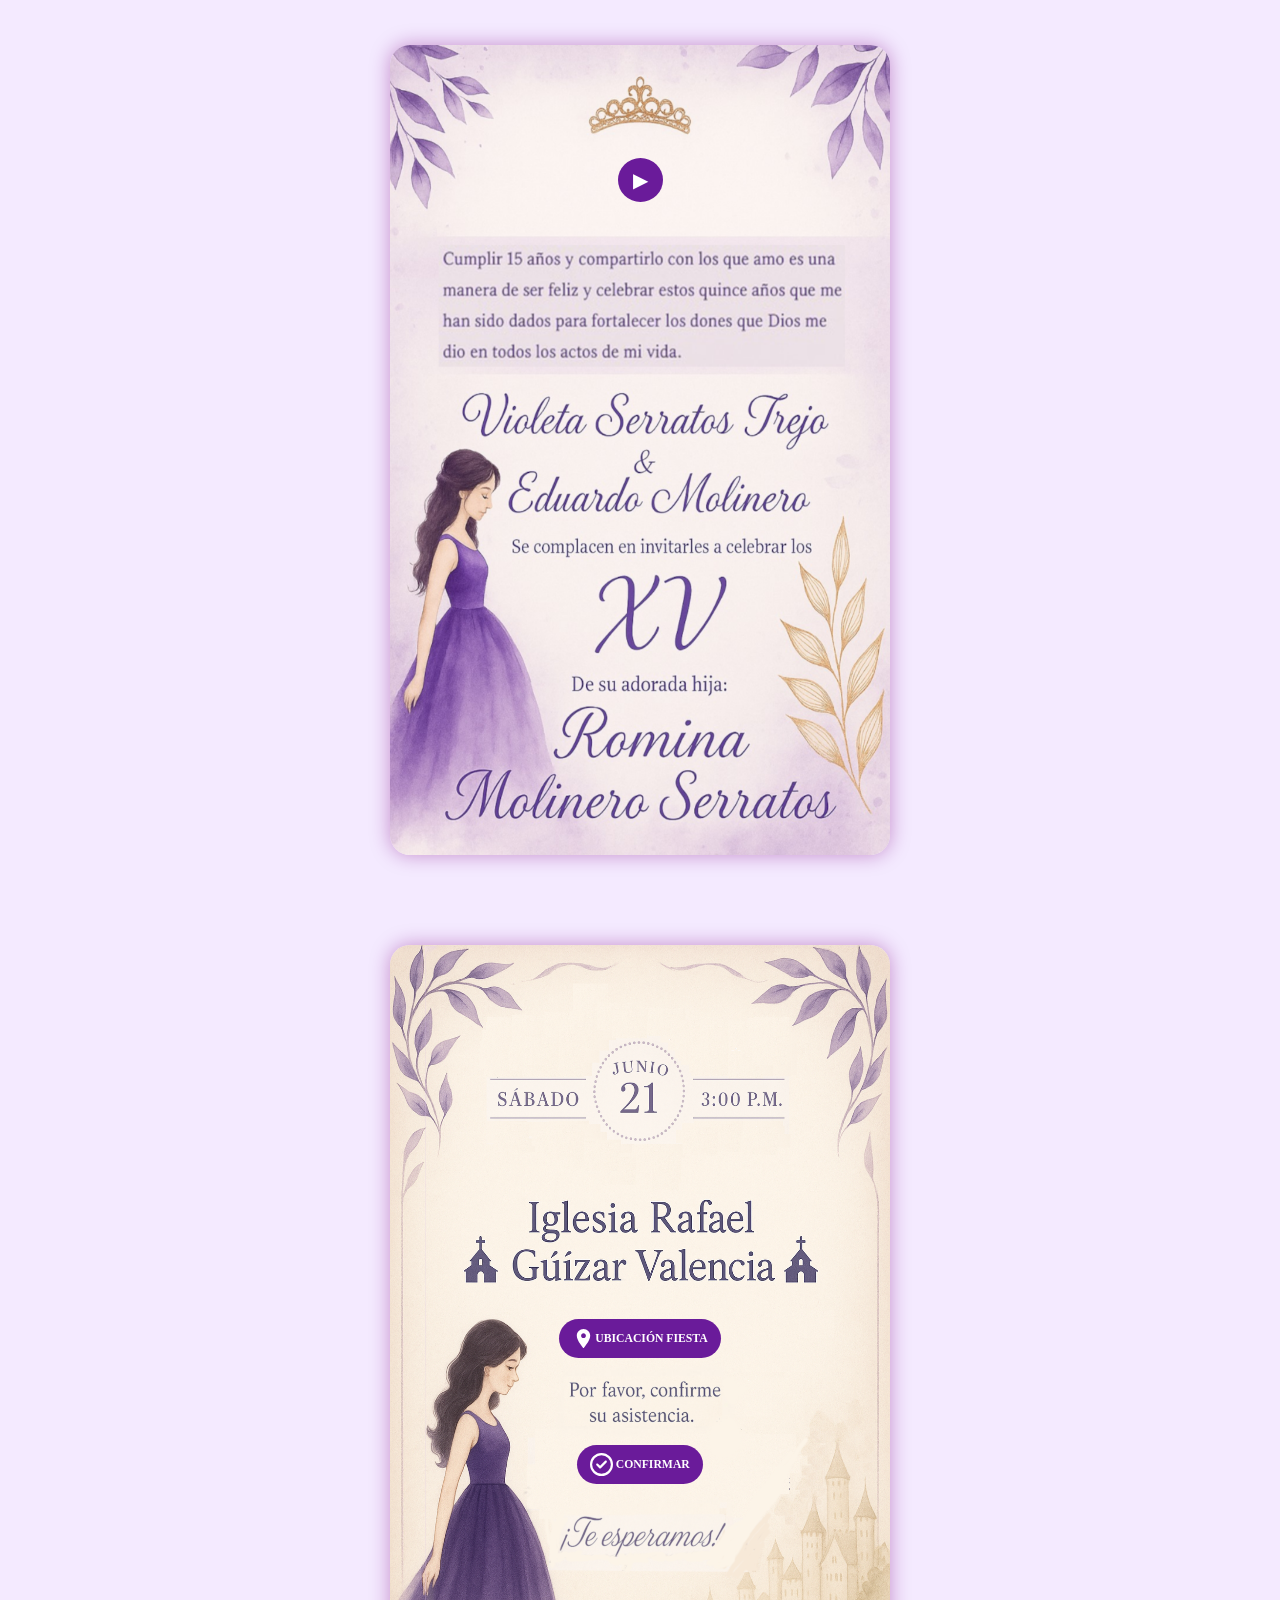
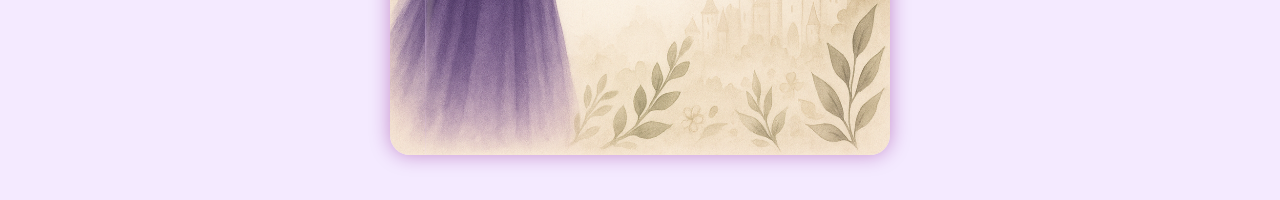
<file: index.html>
<!--<!DOCTYPE html>
<html lang="es">
  <head>
    <meta charset="UTF-8" />
    <meta name="viewport" content="width=device-width, initial-scale=1.0" />
    <title>Invitación XV Zoe Antonella</title>
    <link rel="stylesheet" href="styles.css" />
  </head>
  <body>
    <div class="invitacion">
      <div class="contenido">
        <button
          class="play-btn"
          onclick="alert('Aquí puedes poner música o animación')"
        >
          ▶
        </button>
      </div>
      <img src="imagenes/fondo1.jpg" alt="Invitación XV" class="fondo fondo1" />
    </div>
    <div class="invitacion">
      <img
        src="imagenes/Gradiente.png"
        alt="Invitación XV"
        class="fondo gradiente"
      />
    </div>
    <div class="invitacion">
      <img src="imagenes/fondo2.jpg" alt="Invitación XV" class="fondo fondo2" />
    </div>
  </body>
</html>-->
<!DOCTYPE html>
<html lang="es">
  <head>
    <meta charset="UTF-8" />
    <meta name="viewport" content="width=device-width, initial-scale=1.0" />
    <title>Invitación XV Zoe Antonella</title>
    <link rel="stylesheet" href="styles.css" />
  </head>
  <body>
    <section class="pantalla">
      <div class="invitacion">
        <div class="contenido">
          <button
            class="play-btn"
            onclick="alert('Aquí puedes poner música o animación')"
          >
            ▶
          </button>
        </div>
        <img src="imagenes/fondo1.png" alt="Invitación XV" class="fondo" />
      </div>
    </section>

    <section class="pantalla">
      <div class="invitacion">
        <div class="contenido">
          <a
            href="https://maps.google.com"
            target="_blank"
            class="location-btn"
          >
            <svg
              xmlns="http://www.w3.org/2000/svg"
              height="23"
              viewBox="0 0 24 24"
              width="23"
              fill="white"
            >
              <path
                d="M12 2C8.13 2 5 5.13 5 9c0 5.25 7 13 7 13s7-7.75 7-13c0-3.87-3.13-7-7-7zm0 9.5c-1.38 0-2.5-1.12-2.5-2.5S10.62 6.5 12 6.5s2.5 1.12 2.5 2.5S13.38 11.5 12 11.5z"
              />
            </svg>
            UBICACIÓN FIESTA
          </a>
          <a
            href="https://maps.google.com"
            target="_blank"
            class="location-btn2"
          >
            <img src="iconos/circle-check-regular.svg" alt="check-icon" style="width: 23px; height: 23px; filter: invert(100%) brightness(1000%) !important;">
            CONFIRMAR
          </a>
        </div>
        <img src="imagenes/fondo2.png" alt="Invitación XV" class="fondo" />
      </div>
    </section>
  </body>
</html>
</file>
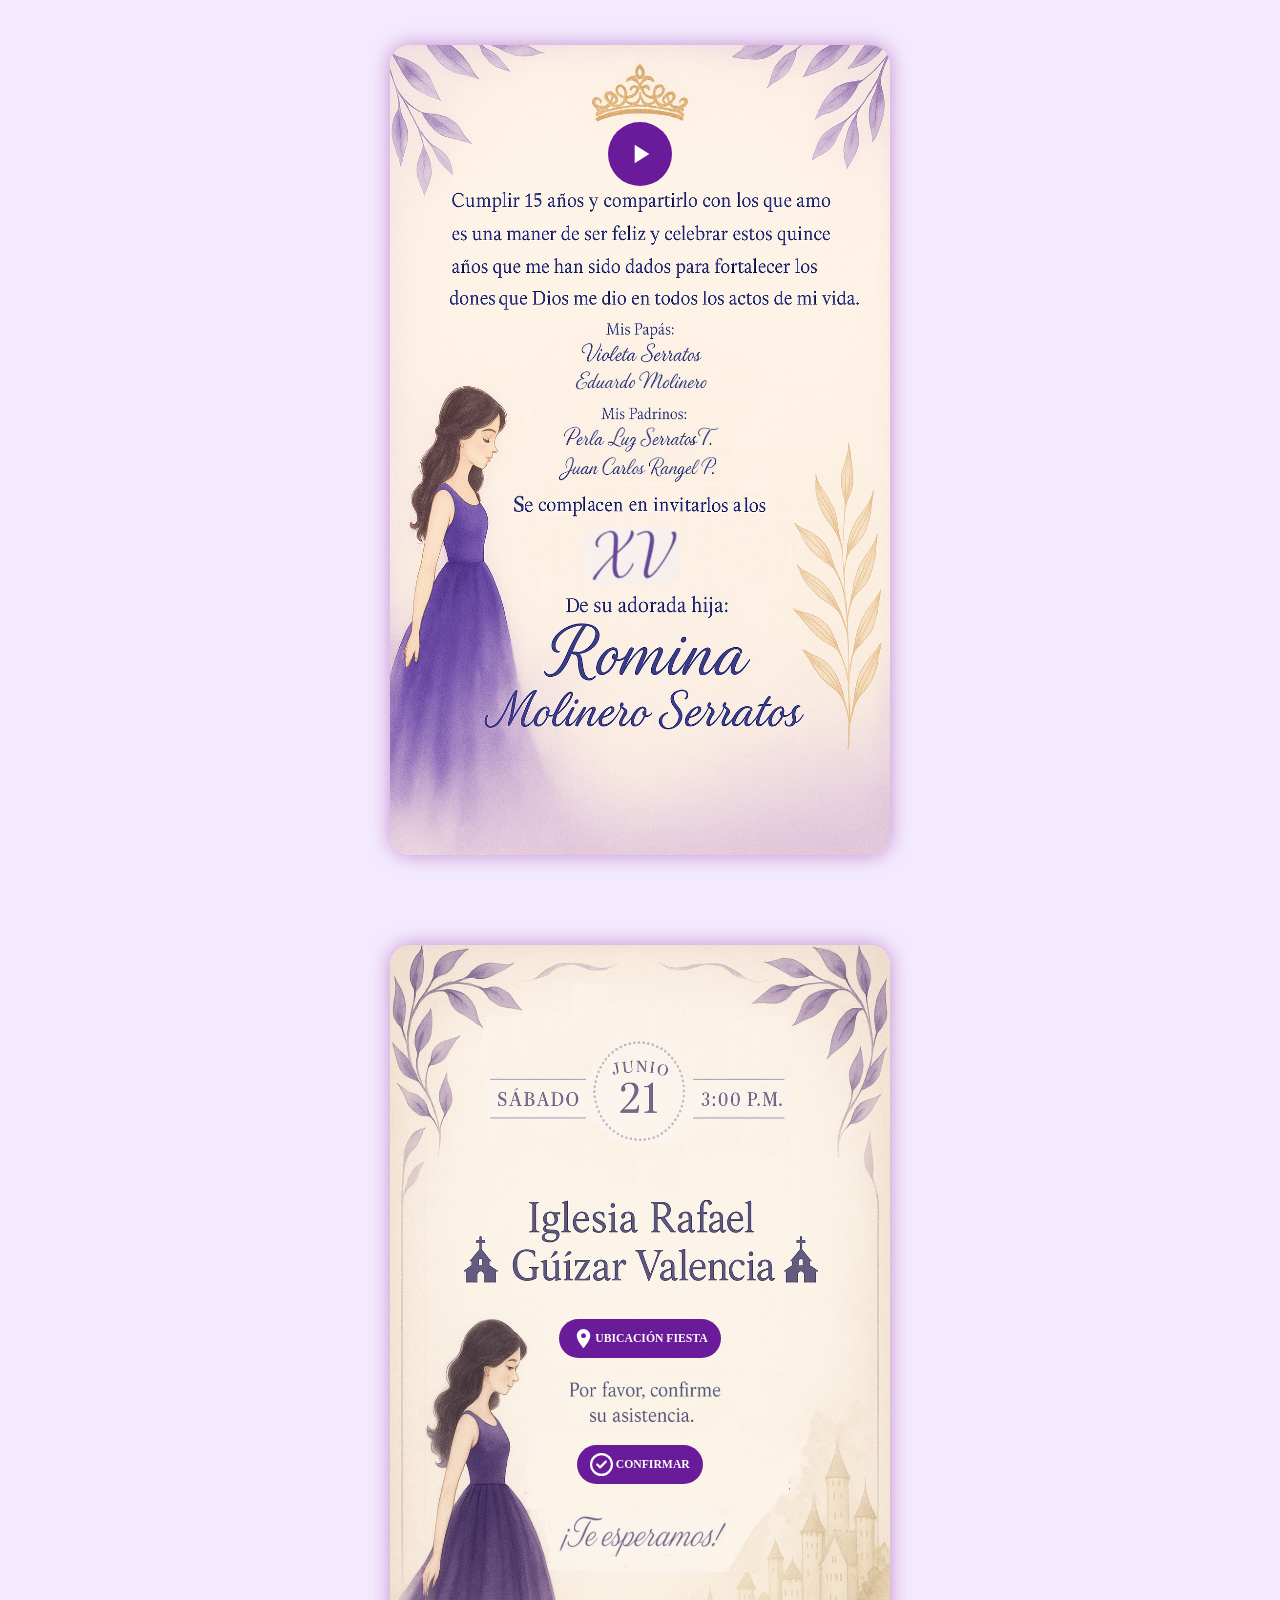
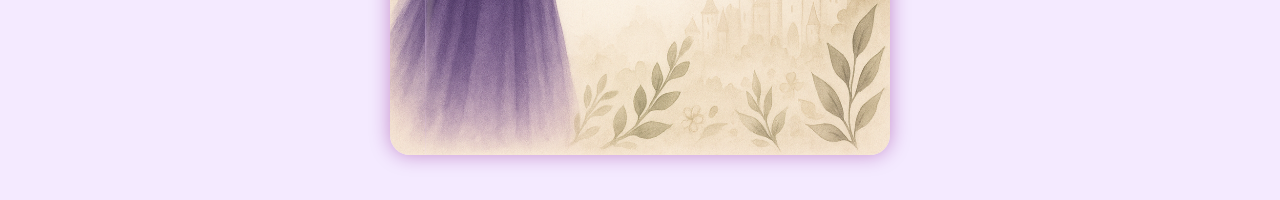
<file: docs/index.html>
<!doctype html>
<html lang="es">
    <head>
        <meta charset="UTF-8" />
        <meta name="viewport" content="width=device-width, initial-scale=1.0" />
        <title>Invitación XV Romina</title>
        <link rel="stylesheet" href="styles.css" />
    </head>
    <body>
        <section class="pantalla">
            <div class="invitacion">
                <div class="contenido">
                    <button class="play-btn">
                        <div class="icon-wrap" style="height: 34px; width: 34px; display: flex; align-items: center; justify-content: center;">
                        <div class="play-p" id="iconoPlay" style="display: flex;">
                            <svg
                                xmlns="http://www.w3.org/2000/svg"
                                width="32"
                                height="32"
                                fill="white"
                                viewBox="0 0 24 24"
                            >
                                <path d="M8 5v14l11-7z" />
                            </svg>
                        </div>

                        <div
                            class="play-p"
                            id="iconoPause"
                            style="display: none;"
                        >
                            <svg
                                xmlns="http://www.w3.org/2000/svg"
                                width="32"
                                height="32"
                                fill="white"
                                viewBox="0 0 24 24"
                            >
                                <path d="M6 19h4V5H6v14zm8-14v14h4V5h-4z" />
                            </svg>
                        </div>
                    </button>
                    <audio id="miAudio">
                        <source src="audio/music.webm" type="audio/webm" />
                        <source src="audio/music.mp3" type="audio/mp3" />
                    </audio>
                </div>
                <img
                    src="imagenes/fondo.png"
                    alt="Invitación XV"
                    class="fondo"
                />
            </div>
        </section>

        <section class="pantalla">
            <div class="invitacion">
                <div class="contenido">
                    <a
                        href="https://maps.app.goo.gl/FzDVC32G8CcSwdMZ7?g_st=aw"
                        target="_blank"
                        class="location-btn"
                    >
                        <svg
                            xmlns="http://www.w3.org/2000/svg"
                            height="23"
                            viewBox="0 0 24 24"
                            width="23"
                            fill="white"
                        >
                            <path
                                d="M12 2C8.13 2 5 5.13 5 9c0 5.25 7 13 7 13s7-7.75 7-13c0-3.87-3.13-7-7-7zm0 9.5c-1.38 0-2.5-1.12-2.5-2.5S10.62 6.5 12 6.5s2.5 1.12 2.5 2.5S13.38 11.5 12 11.5z"
                            />
                        </svg>
                        UBICACIÓN FIESTA
                    </a>
                    <a
                        href="https://api.whatsapp.com/send/?phone=4421382353&text=Gracias+por+la+invitación.+Nos+vemos+pronto+para+celebrar+este+día+tan+especial+para+Romina.💜&type=phone_number&app_absent=0"
                        target="_blank"
                        class="contact-btn"
                    >
                        <img
                            src="iconos/circle-check-regular.svg"
                            alt="check-icon"
                            style="
                                width: 23px;
                                height: 23px;
                                filter: invert(100%) brightness(1000%) !important;
                            "
                        />
                        CONFIRMAR
                    </a>
                </div>
                <img
                    src="imagenes/fondo2.png"
                    alt="Invitación XV"
                    class="fondo"
                />
            </div>
        </section>

        <!-- JS para reproducir -->
        <script>

          const iconoPlay = document.getElementById("iconoPlay");
          const iconoPause = document.getElementById("iconoPause");
          const playBtn = document.querySelector(".play-btn");
          const audio = document.getElementById("miAudio");

          playBtn.addEventListener("click", () => {
            if (audio.paused) {
              audio.play();
              iconoPlay.style.display = "none";
              iconoPause.style.display = "flex";
            } else {
              audio.pause();
              iconoPlay.style.display = "flex";
              iconoPause.style.display = "none";
            }
          });

        </script>
    </body>
</html>

<!--HI IM 1L5TH :) -->
</file>
<file: styles.css>
/*body {
    margin: 0;
    padding: 0;
    font-family: 'Georgia', serif;
    background-color: #f4eaff;
    display: grid;
    justify-content: center;
    align-items: center;
    align-content: center;
    justify-items: center;
    height: 200dvh;  
  }
  
  .invitacion {
   
    width: 90%;
    max-width: 500px;
    border-radius: 20px;
    box-shadow: 0 0 20px rgba(128, 0, 128, 0.4);
   
  }
  
  .fondo {
    width: 100%;
    display: block;
    transition: opacity 0.5s ease-in-out;
  }

  .gradiente {
    height: 80px;
    object-fit: cover;
   
    transition: opacity 0.5s ease-in-out;
  }
  
  .contenido {
    margin: 0;
    padding: 0 !important;
    position: absolute;
    top: 0;
    left: 0;
    padding: 30px 20px;
    width: 100%;
    height: 100%;
    text-align: center;
    color: #4c0070;
   
  }
  
  h1 {
    font-size: 48px;
    margin: 10px 0;
    color: #6a1b9a;
  }
  
  h2 {
    font-size: 32px;
    margin: 10px 0;
    color: #6a1b9a;
  }
  
  h3 {
    font-size: 20px;
    margin: 10px 0;
  }
  
  .mensaje {
    font-size: 16px;
    margin: 20px 0;
    font-style: italic;
  }
  
  .play-btn {
    background-color: #6a1b9a;
    color: white;
    border: none;
    padding: 10px 15px;
    border-radius: 50%;
    font-size: 20px;
    cursor: pointer;
    margin: 10px 0;
    transition: background 0.3s ease;
  }
  
  .play-btn:hover {
    background-color: #8e24aa;
  }
  */



  body {
    margin: 0;
    padding: 0;
    font-family: 'Georgia', serif;
    background-color: #f4eaff;
  }
  
  /* Cada sección ocupa el 100% de la pantalla */
  .pantalla {
    width: 100vw;
    height: 100vh;
    display: grid;
    place-items: center;
  }
  
  .invitacion {
    width: 90%;
    max-width: 500px;
    border-radius: 20px;
    box-shadow: 0 0 20px rgba(128, 0, 128, 0.4);
    position: relative;
  }
  
  .fondo {
    width: 100%;
    height: 90vh;
    display: block;
    border-radius: 20px;
  }
  
  .contenido {
    position: absolute;
    top: 0;
    left: 0;
    padding: 30px 20px;
    width: 100%;
    height: 100%;
    text-align: center;
    color: #4c0070;
    display: flex;
    justify-content: center;
    align-items: center;
    pointer-events: none;
    padding: 0;
  }
  
  .play-btn {
    position: absolute;
    top: 12.5vh;
    background-color: #6a1b9a;
    color: white;
    border: none;
    padding: 10px 15px;
    border-radius: 50%;
    font-size: 20px;
    cursor: pointer;
    transition: background 0.3s ease;
    pointer-events: all;
  }
    
  .play-btn:hover {
    background-color: #8e24aa;
  }

  .location-btn {
    display: flex;
    align-content: center;
    justify-content: center;
    justify-items: center;
    align-items: center;
    position: absolute;
    top: 41.5vh;
    background-color: #6a1b9a;
    color: white;
    text-decoration: none;
    padding: 0.93vh 1.04vw;
    border-radius: 2.31vh;
    font-size: 1.3vh;
    font-weight: bold;
    border: none;
    cursor: pointer;
    transition: background-color 0.3s ease;
  }
  
  .location-btn:hover {
    background-color: #7e935f;
  }
  
  .location-btn2 {
    display: flex;
    align-content: center;
    justify-content: center;
    justify-items: center;
    align-items: center;
    gap: 0.28vh;
    position: absolute;
    top: 55.5vh;
    background-color: #6a1b9a;
    color: white;
    text-decoration: none;
    padding: 0.93vh 1.04vw;
    border-radius: 2.31vh;
    font-size: 1.3vh;
    font-weight: bold;
    border: none;
    cursor: pointer;
    transition: background-color 0.3s ease;
  }
  
  
  .location-btn2:hover {
    background-color: #7e935f;
  }
  
  .icono {
    width: 18px;
    height: 18px;
  }
</file>
<file: docs/styles.css>
body {
    margin: 0;
    padding: 0;
    font-family: "Georgia", serif;
    background-color: #f4eaff;
}

* {
    outline: none;
}
a:focus,
a:visited,
a:active {
    outline: none;
}

input,
textarea,
button,
select,
a {
    -webkit-tap-highlight-color: transparent !important;
    outline: none !important;
    touch-action: manipulation !important;
    user-select: none !important;
}

.pantalla {
    width: 100vw;
    height: 100vh;
    display: grid;
    place-items: center;
}

.invitacion {
    width: 90%;
    max-width: 500px;
    border-radius: 20px;
    box-shadow: 0 0 20px rgba(128, 0, 128, 0.4);
    position: relative;
}

.fondo {
    width: 100%;
    height: 90vh;
    display: block;
    border-radius: 20px;
}

.contenido {
    position: absolute;
    top: 0;
    left: 0;
    padding: 30px 20px;
    width: 100%;
    height: 100%;
    text-align: center;
    color: #4c0070;
    display: flex;
    justify-content: center;
    align-items: center;
    pointer-events: none;
    padding: 0;
}

.play-btn {
    position: absolute;
    top: 8.5vh;
    background-color: #6a1b9a;
    color: white;
    border: none;
    width: 64px;
    height: 64px;
    padding: 10px 15px;
    border-radius: 50%;
    font-size: 20px;
    cursor: pointer;
    transition: background 0.3s ease;
    pointer-events: all;
    outline: none !important;
    -webkit-tap-highlight-color: transparent !important;
}

@media (max-width: 375px) and (max-height: 667px),
    (max-width: 375px) and (max-height: 812px) {
    .play-btn {
        width: 50px;
        height: 50px;
        padding: 8px 12px;
        border-radius: 50%;
        font-size: 16px;
    }

    .play-p {
        width: 25px !important;
        height: 25px !important;
        font-size: 25px !important;
    }
    .play-p svg {
        width: 25px !important;
        height: 25px !important;
        font-size: 25px !important;
    }

    .icon-wrap {
        width: 26px !important;
        height: 26px !important;
    }
}

.location-btn {
    display: flex;
    align-content: center;
    justify-content: center;
    justify-items: center;
    align-items: center;
    position: absolute;
    top: 41.5vh;
    background-color: #6a1b9a;
    color: white;
    text-decoration: none;
    padding: 0.93vh 1.04vw;
    border-radius: 2.31vh;
    font-size: 1.3vh;
    font-weight: bold;
    border: none;
    cursor: pointer;
    transition: background-color 0.3s ease;
    pointer-events: all;
    outline: none !important;
    -webkit-tap-highlight-color: transparent !important;
}

.contact-btn {
    display: flex;
    align-content: center;
    justify-content: center;
    justify-items: center;
    align-items: center;
    gap: 0.28vh;
    position: absolute;
    top: 55.5vh;
    background-color: #6a1b9a;
    color: white;
    text-decoration: none;
    padding: 0.93vh 1.04vw;
    border-radius: 2.31vh;
    font-size: 1.3vh;
    font-weight: bold;
    border: none;
    cursor: pointer;
    transition: background-color 0.3s ease;
    pointer-events: all;
    outline: none !important;
    -webkit-tap-highlight-color: transparent !important;
}

.location-btn:hover,
.contact-btn:hover,
.play-btn:hover {
    background-color: #8e24aa;
}

.icono {
    width: 18px;
    height: 18px;
}

button {
    outline: none;
    -webkit-tap-highlight-color: transparent;
}
</file>
